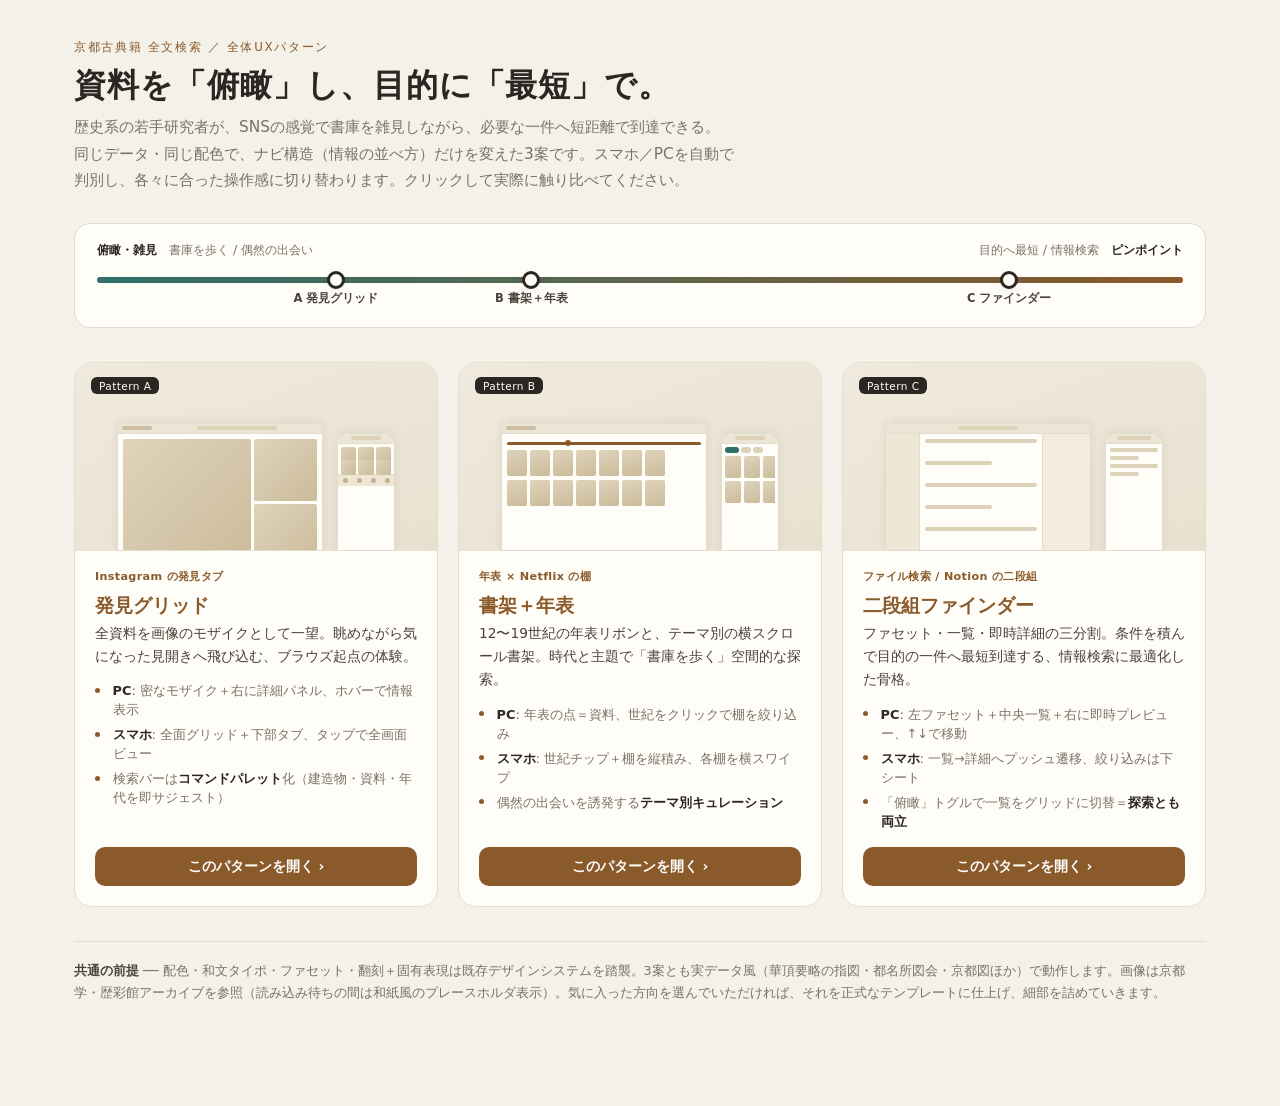
<file: design/handoff/index.html>
<!DOCTYPE html>
<html lang="ja">
<head>
<meta charset="utf-8">
<meta name="viewport" content="width=device-width, initial-scale=1">
<title>京都古典籍 — 全体UXパターン</title>
<link rel="stylesheet" href="tokens.css">
<style>
body{background:var(--bg)}
.wrap{max-width:1180px;margin:0 auto;padding:40px 24px 90px}
header.hd{margin-bottom:8px}
.eyebrow{font-size:.74rem;letter-spacing:.14em;color:var(--accent);text-transform:uppercase;margin-bottom:.5rem}
.hd h1{font-family:var(--serif);font-size:2rem;font-weight:600;letter-spacing:.03em;margin:.1rem 0 .4rem}
.hd p{color:var(--muted);font-size:.96rem;line-height:1.7;max-width:660px;margin:0}
/* spectrum */
.spectrum{margin:30px 0 34px;background:var(--card);border:1px solid var(--line);border-radius:16px;padding:18px 22px 14px}
.spectrum .lbls{display:flex;justify-content:space-between;font-size:.78rem;color:var(--muted);margin-bottom:.5rem}
.spectrum .lbls b{color:var(--ink);font-family:var(--serif)}
.track{position:relative;height:6px;background:linear-gradient(90deg,var(--diagram),var(--accent));border-radius:99px;margin:18px 0 30px}
.pin{position:absolute;top:50%;transform:translate(-50%,-50%);display:flex;flex-direction:column;align-items:center;gap:6px}
.pin .knob{width:18px;height:18px;border-radius:50%;background:var(--card);border:3px solid var(--ink);box-shadow:var(--sh)}
.pin .pl{position:absolute;top:20px;font-size:.72rem;white-space:nowrap;color:var(--ink2);font-weight:600}
/* grid of cards */
.cards{display:grid;grid-template-columns:repeat(3,1fr);gap:20px}
.pcard{background:var(--card);border:1px solid var(--line);border-radius:18px;overflow:hidden;display:flex;flex-direction:column;transition:transform .16s,box-shadow .16s}
.pcard:hover{transform:translateY(-4px);box-shadow:var(--sh-lg)}
.pc-vis{background:linear-gradient(160deg,var(--bg2),#e9e1d0);padding:22px 22px 0;height:188px;position:relative;overflow:hidden}
.pc-tag{position:absolute;top:14px;left:16px;font-size:.66rem;font-family:var(--sans);background:var(--ink);color:#fff;padding:.18rem .5rem;border-radius:6px;letter-spacing:.04em;z-index:2}
/* schematic skeletons */
.skel{position:absolute;bottom:0;left:50%;transform:translateX(-50%);display:flex;gap:14px;align-items:flex-end}
.dev{background:var(--card);border:1px solid var(--line);border-radius:8px 8px 0 0;box-shadow:0 -2px 10px rgba(43,38,34,.07);overflow:hidden}
.dev.desktop{width:206px;height:128px}
.dev.phone{width:58px;height:118px;border-radius:12px 12px 0 0}
.sk-bar{height:10px;background:#ece4d4;border-bottom:1px solid var(--line);display:flex;align-items:center;padding:0 4px;gap:3px}
.sk-bar i{display:block;height:4px;border-radius:2px;background:#cdbfa6}
.sk-row{display:flex;height:calc(100% - 10px)}
.sk-side{width:34px;background:#efe7d6;border-right:1px solid var(--line)}
.sk-main{flex:1;padding:5px;display:grid;gap:3px}
.sk-aside{width:48px;background:#f3ecdc;border-left:1px solid var(--line)}
.g3{grid-template-columns:repeat(3,1fr)}.g2{grid-template-columns:repeat(2,1fr)}
.cellimg{background:linear-gradient(135deg,#dfd3bb,#cbbb9a);border-radius:2px;aspect-ratio:1}
.cellbig{grid-column:span 2;grid-row:span 2}
.line{height:4px;background:#ddd1b8;border-radius:2px}
.line.s{width:60%}
.railbox{display:flex;gap:3px;overflow:hidden}
.railbox b{flex:none;width:20px;height:26px;background:linear-gradient(160deg,#dfd3bb,#cbbb9a);border-radius:2px;display:block}
.tldot{height:3px;background:var(--accent);border-radius:2px;margin:3px 0 5px;position:relative}
.tldot::after{content:"";position:absolute;left:30%;top:-2px;width:6px;height:6px;border-radius:50%;background:var(--accent)}
.phone .sk-main{padding:3px;gap:2px}
.phone .tabbar{height:12px;background:#efe7d6;border-top:1px solid var(--line);display:flex;justify-content:space-around;align-items:center}
.phone .tabbar i{width:5px;height:5px;border-radius:50%;background:#c3b291}
.pc-body{padding:18px 20px 20px;display:flex;flex-direction:column;flex:1}
.pc-body h2{font-family:var(--serif);font-size:1.2rem;margin:.1rem 0 .15rem}
.pc-body .meta{font-size:.7rem;color:var(--accent);font-weight:600;letter-spacing:.03em;margin-bottom:.5rem}
.pc-body .desc{font-size:.86rem;color:var(--ink2);line-height:1.7;margin:0 0 .8rem}
.feat{list-style:none;padding:0;margin:0 0 1rem;display:flex;flex-direction:column;gap:.35rem}
.feat li{font-size:.8rem;color:var(--muted);padding-left:1.1rem;position:relative;line-height:1.5}
.feat li::before{content:"";position:absolute;left:0;top:.5em;width:5px;height:5px;border-radius:50%;background:var(--accent)}
.feat li b{color:var(--ink);font-weight:600}
.pc-foot{margin-top:auto;display:flex;gap:.5rem}
.open{flex:1;text-align:center;background:var(--accent);color:#fff;border-radius:10px;padding:.62rem;font-size:.88rem;font-weight:600}
.open:hover{background:#74491f}
.dev-note{margin-top:34px;font-size:.8rem;color:var(--muted);line-height:1.7;border-top:1px solid var(--line);padding-top:18px}
.dev-note b{color:var(--ink2)}
@media (max-width:900px){ .cards{grid-template-columns:1fr;gap:16px} .skel .dev.phone{display:none} .hd h1{font-size:1.6rem} }
</style>
</head>
<body>
<div class="wrap">
  <header class="hd">
    <div class="eyebrow">京都古典籍 全文検索 ／ 全体UXパターン</div>
    <h1>資料を「俯瞰」し、目的に「最短」で。</h1>
    <p>歴史系の若手研究者が、SNSの感覚で書庫を雑見しながら、必要な一件へ短距離で到達できる。
       同じデータ・同じ配色で、ナビ構造（情報の並べ方）だけを変えた3案です。スマホ／PCを自動で判別し、各々に合った操作感に切り替わります。クリックして実際に触り比べてください。</p>
  </header>

  <section class="spectrum">
    <div class="lbls"><span><b>俯瞰・雑見</b>　書庫を歩く / 偶然の出会い</span><span>目的へ最短 / 情報検索　<b>ピンポイント</b></span></div>
    <div class="track">
      <div class="pin" style="left:22%"><span class="knob"></span><span class="pl">A 発見グリッド</span></div>
      <div class="pin" style="left:40%"><span class="knob"></span><span class="pl">B 書架＋年表</span></div>
      <div class="pin" style="left:84%"><span class="knob"></span><span class="pl">C ファインダー</span></div>
    </div>
  </section>

  <div class="cards">
    <!-- A -->
    <a class="pcard" href="discover-grid.html">
      <div class="pc-vis"><span class="pc-tag">Pattern A</span>
        <div class="skel">
          <div class="dev desktop"><div class="sk-bar"><i style="width:30px;background:#cdbfa6"></i><i style="width:80px;background:#ddd1b8;margin-left:auto;margin-right:auto"></i></div>
            <div class="sk-main g3"><div class="cellimg cellbig"></div><div class="cellimg"></div><div class="cellimg"></div><div class="cellimg"></div><div class="cellimg"></div><div class="cellimg"></div><div class="cellimg"></div></div></div>
          <div class="dev phone"><div class="sk-bar"><i style="width:30px;background:#ddd1b8;margin:auto"></i></div>
            <div class="sk-main g3" style="grid-auto-rows:11px"><span class="cellimg"></span><span class="cellimg"></span><span class="cellimg"></span><span class="cellimg"></span><span class="cellimg"></span><span class="cellimg"></span></div>
            <div class="tabbar"><i></i><i></i><i></i><i></i></div></div>
        </div>
      </div>
      <div class="pc-body">
        <div class="meta">Instagram の発見タブ</div>
        <h2>発見グリッド</h2>
        <p class="desc">全資料を画像のモザイクとして一望。眺めながら気になった見開きへ飛び込む、ブラウズ起点の体験。</p>
        <ul class="feat">
          <li><b>PC</b>: 密なモザイク＋右に詳細パネル、ホバーで情報表示</li>
          <li><b>スマホ</b>: 全面グリッド＋下部タブ、タップで全画面ビュー</li>
          <li>検索バーは<b>コマンドパレット</b>化（建造物・資料・年代を即サジェスト）</li>
        </ul>
        <div class="pc-foot"><span class="open">このパターンを開く ›</span></div>
      </div>
    </a>

    <!-- B -->
    <a class="pcard" href="shelf-timeline.html">
      <div class="pc-vis"><span class="pc-tag">Pattern B</span>
        <div class="skel">
          <div class="dev desktop"><div class="sk-bar"><i style="width:30px;background:#cdbfa6"></i></div>
            <div class="sk-main" style="display:block"><div class="tldot"></div>
              <div class="railbox" style="margin-bottom:4px"><b></b><b></b><b></b><b></b><b></b><b></b><b></b></div>
              <div class="railbox"><b></b><b></b><b></b><b></b><b></b><b></b><b></b></div></div></div>
          <div class="dev phone"><div class="sk-bar"><i style="width:30px;background:#ddd1b8;margin:auto"></i></div>
            <div class="sk-main" style="display:block;padding:3px"><div style="display:flex;gap:2px;margin-bottom:3px"><b style="width:14px;height:6px;background:var(--diagram);border-radius:3px"></b><b style="width:10px;height:6px;background:#ddd1b8;border-radius:3px"></b><b style="width:10px;height:6px;background:#ddd1b8;border-radius:3px"></b></div>
              <div class="railbox" style="margin-bottom:3px"><b style="width:16px;height:22px"></b><b style="width:16px;height:22px"></b><b style="width:16px;height:22px"></b></div>
              <div class="railbox"><b style="width:16px;height:22px"></b><b style="width:16px;height:22px"></b><b style="width:16px;height:22px"></b></div></div></div>
        </div>
      </div>
      <div class="pc-body">
        <div class="meta">年表 × Netflix の棚</div>
        <h2>書架＋年表</h2>
        <p class="desc">12〜19世紀の年表リボンと、テーマ別の横スクロール書架。時代と主題で「書庫を歩く」空間的な探索。</p>
        <ul class="feat">
          <li><b>PC</b>: 年表の点＝資料、世紀をクリックで棚を絞り込み</li>
          <li><b>スマホ</b>: 世紀チップ＋棚を縦積み、各棚を横スワイプ</li>
          <li>偶然の出会いを誘発する<b>テーマ別キュレーション</b></li>
        </ul>
        <div class="pc-foot"><span class="open">このパターンを開く ›</span></div>
      </div>
    </a>

    <!-- C -->
    <a class="pcard" href="finder.html">
      <div class="pc-vis"><span class="pc-tag">Pattern C</span>
        <div class="skel">
          <div class="dev desktop"><div class="sk-bar"><i style="width:60px;background:#ddd1b8;margin:auto"></i></div>
            <div class="sk-row"><div class="sk-side"></div>
              <div class="sk-main" style="gap:4px"><div class="line"></div><div class="line s"></div><div class="line"></div><div class="line s"></div><div class="line"></div></div>
              <div class="sk-aside"></div></div></div>
          <div class="dev phone"><div class="sk-bar"><i style="width:34px;background:#ddd1b8;margin:auto"></i></div>
            <div class="sk-main" style="display:block;padding:4px;gap:3px"><div class="line" style="margin-bottom:4px"></div><div class="line s" style="margin-bottom:4px"></div><div class="line" style="margin-bottom:4px"></div><div class="line s"></div></div></div>
        </div>
      </div>
      <div class="pc-body">
        <div class="meta">ファイル検索 / Notion の二段組</div>
        <h2>二段組ファインダー</h2>
        <p class="desc">ファセット・一覧・即時詳細の三分割。条件を積んで目的の一件へ最短到達する、情報検索に最適化した骨格。</p>
        <ul class="feat">
          <li><b>PC</b>: 左ファセット＋中央一覧＋右に即時プレビュー、↑↓で移動</li>
          <li><b>スマホ</b>: 一覧→詳細へプッシュ遷移、絞り込みは下シート</li>
          <li>「俯瞰」トグルで一覧をグリッドに切替＝<b>探索とも両立</b></li>
        </ul>
        <div class="pc-foot"><span class="open">このパターンを開く ›</span></div>
      </div>
    </a>
  </div>

  <p class="dev-note"><b>共通の前提</b> ── 配色・和文タイポ・ファセット・翻刻＋固有表現は既存デザインシステムを踏襲。3案とも実データ風（華頂要略の指図・都名所図会・京都図ほか）で動作します。画像は京都学・歴彩館アーカイブを参照（読み込み待ちの間は和紙風のプレースホルダ表示）。気に入った方向を選んでいただければ、それを正式なテンプレートに仕上げ、細部を詰めていきます。</p>
</div>
</body>
</html>
</file>
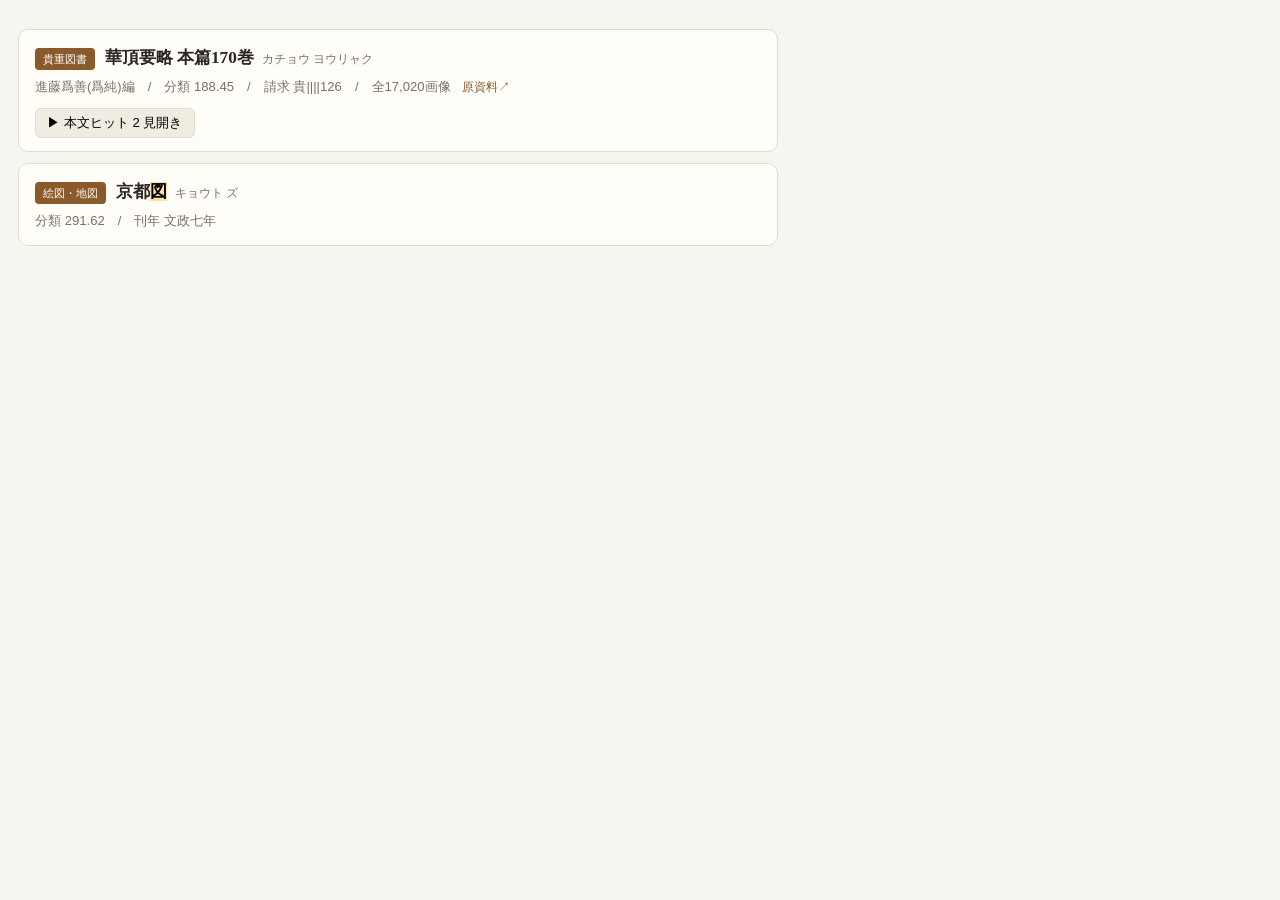
<file: design/catalog/record-card.html>
<!-- @dsCard group="カタログ" name="Record card / 資料カード" -->
<!DOCTYPE html><html lang="ja"><head><meta charset="utf-8"><meta name="viewport" content="width=device-width, initial-scale=1">
<style>
*{box-sizing:border-box}
body{margin:0;background:#f7f5ef;color:#2b2622;padding:18px;line-height:1.7}
.rec{background:#fffdf8;border:1px solid #e2dccf;border-radius:10px;padding:.8rem 1rem;margin:.7rem 0;max-width:760px}
.rec-head{display:flex;align-items:baseline;gap:.6rem}
.badge{font-family:sans-serif;font-size:.68rem;color:#fff;background:#8a5a2b;padding:.12rem .5rem;border-radius:4px;white-space:nowrap}
.rec-title{font-family:"Hiragino Mincho ProN","Yu Mincho",serif;margin:0;font-size:1.08rem}
.yomi{font-size:.76rem;color:#7a7165;margin-left:.5rem;font-weight:normal}
.rec-sub{color:#7a7165;font-size:.82rem;margin-top:.25rem;font-family:sans-serif}
.src{color:#8a5a2b;margin-left:.5rem;font-size:.78rem;text-decoration:none}
.toggle-pages{margin-top:.6rem;font-family:sans-serif;font-size:.82rem;background:#f1ece1;border:1px solid #e2dccf;border-radius:6px;padding:.3rem .7rem;cursor:pointer}
mark{background:#ffe1a8}
</style></head><body>
<article class="rec">
  <div class="rec-head"><span class="badge">貴重図書</span>
    <h2 class="rec-title">華頂要略 本篇170巻<span class="yomi">カチョウ ヨウリャク</span></h2></div>
  <div class="rec-sub">進藤爲善(爲純)編　/　分類 188.45　/　請求 貴||||126　/　全17,020画像
    <a class="src" href="#">原資料↗</a></div>
  <button class="toggle-pages">▶ 本文ヒット 2 見開き</button>
</article>
<article class="rec">
  <div class="rec-head"><span class="badge">絵図・地図</span>
    <h2 class="rec-title">京都<mark>図</mark><span class="yomi">キョウト ズ</span></h2></div>
  <div class="rec-sub">分類 291.62　/　刊年 文政七年</div>
</article>
</body></html>
</file>
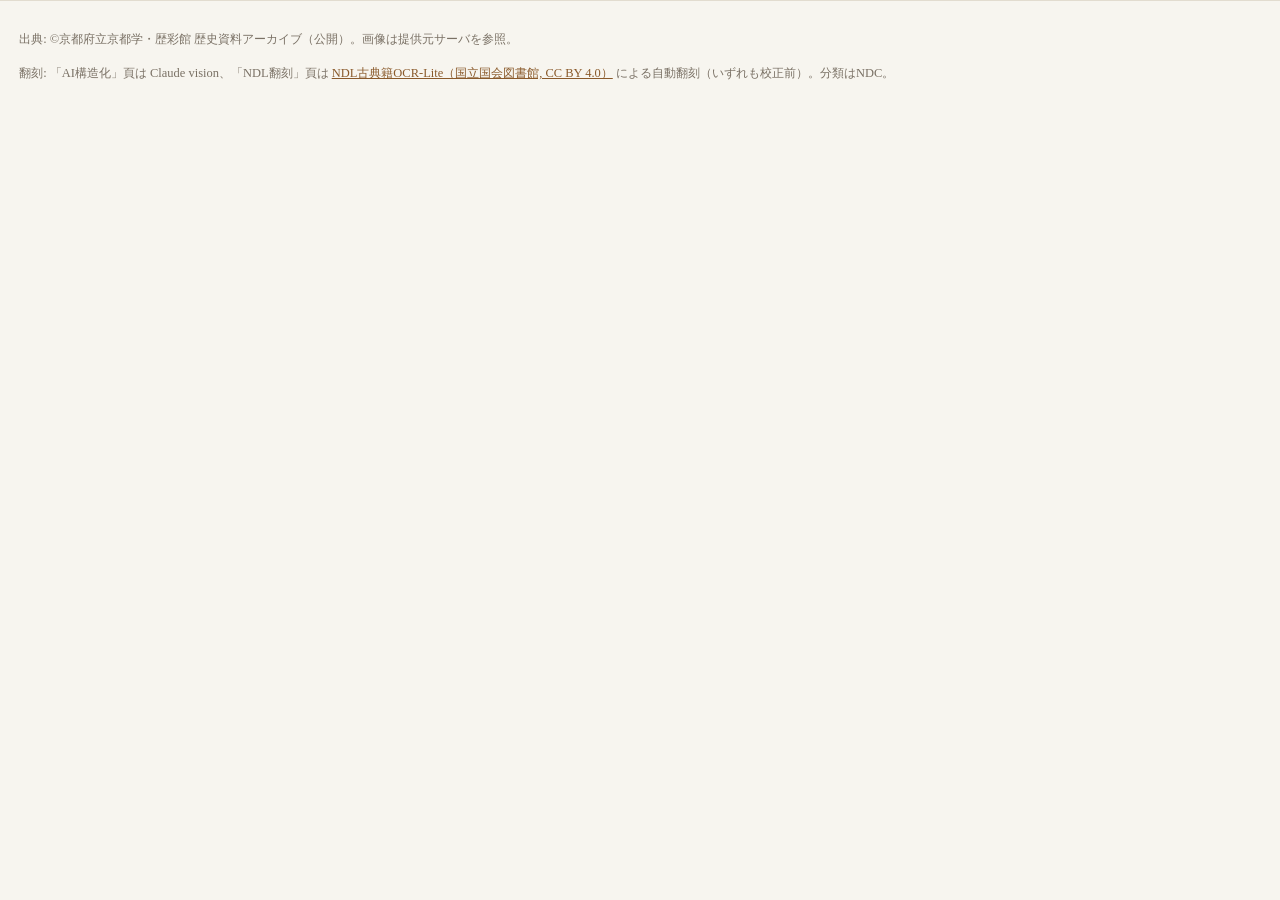
<file: design/common/footer.html>
<!-- @dsCard group="共通" name="Footer / 出典クレジット" -->
<!DOCTYPE html><html lang="ja"><head><meta charset="utf-8"><meta name="viewport" content="width=device-width, initial-scale=1">
<style>
*{box-sizing:border-box}
body{margin:0;background:#f7f5ef;color:#2b2622}
footer{padding:1rem 1.2rem;border-top:1px solid #e2dccf;color:#7a7165;font-size:.78rem;line-height:1.7}
footer a{color:#8a5a2b}
</style></head><body>
<footer>
  <p>出典: ©京都府立京都学・歴彩館 歴史資料アーカイブ（公開）。画像は提供元サーバを参照。</p>
  <p>翻刻: 「AI構造化」頁は Claude vision、「NDL翻刻」頁は
    <a href="#">NDL古典籍OCR-Lite（国立国会図書館, CC BY 4.0）</a> による自動翻刻（いずれも校正前）。分類はNDC。</p>
</footer>
</body></html>
</file>
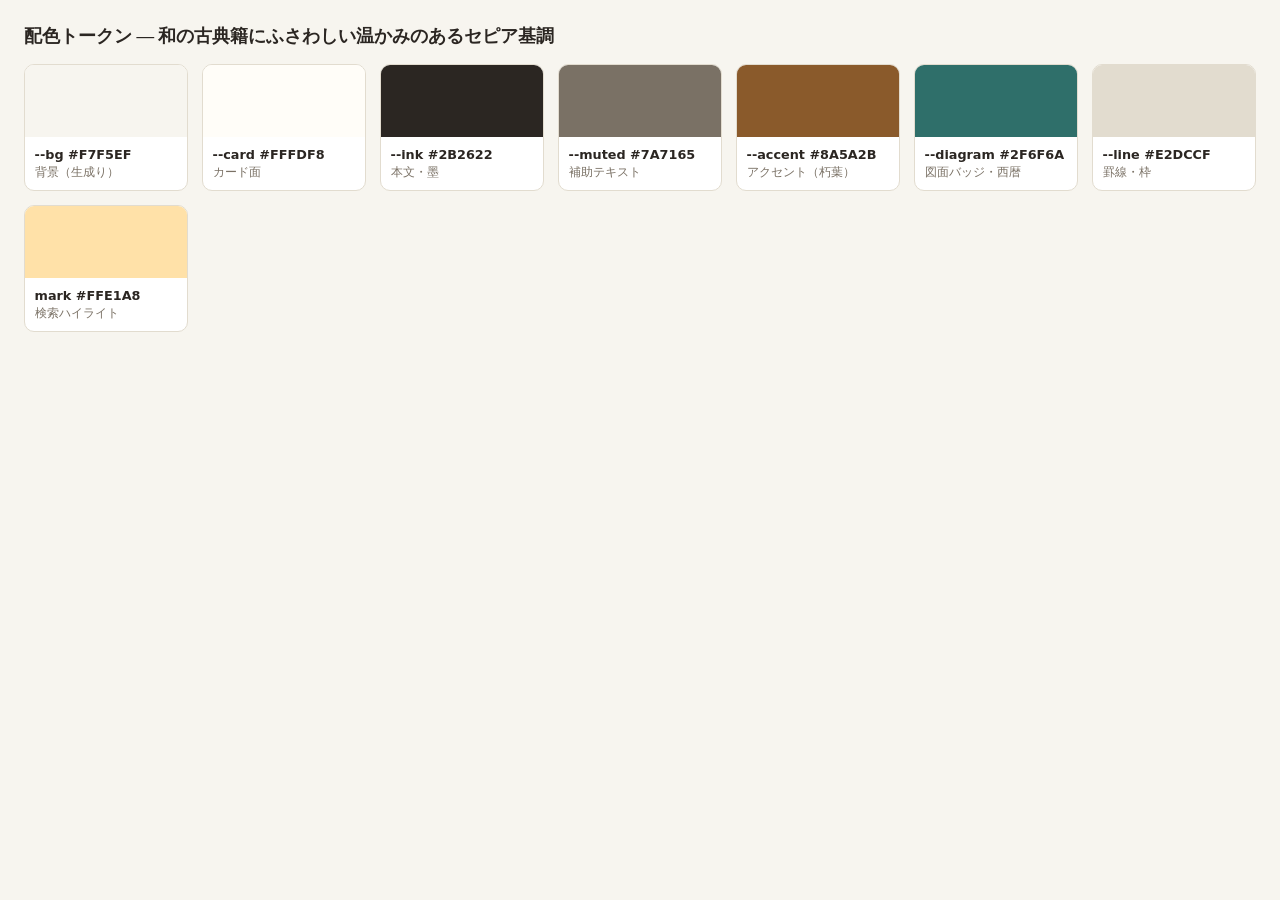
<file: design/foundations/colors.html>
<!-- @dsCard group="Foundations" name="Colors / 配色" -->
<!DOCTYPE html><html lang="ja"><head><meta charset="utf-8"><meta name="viewport" content="width=device-width, initial-scale=1">
<style>
*{box-sizing:border-box}
body{margin:0;font-family:system-ui,"Hiragino Kaku Gothic ProN",sans-serif;background:#f7f5ef;color:#2b2622;padding:24px}
h2{font-family:"Hiragino Mincho ProN","Yu Mincho",serif;font-size:1.1rem;margin:0 0 1rem}
.grid{display:grid;grid-template-columns:repeat(auto-fill,minmax(150px,1fr));gap:14px}
.sw{border:1px solid #e2dccf;border-radius:10px;overflow:hidden;background:#fff}
.chip{height:72px}
.meta{padding:.5rem .6rem;font-size:.74rem;line-height:1.5}
.meta b{display:block;font-size:.8rem}
.role{color:#7a7165}
</style></head><body>
<h2>配色トークン — 和の古典籍にふさわしい温かみのあるセピア基調</h2>
<div class="grid">
  <div class="sw"><div class="chip" style="background:#f7f5ef"></div><div class="meta"><b>--bg #F7F5EF</b><span class="role">背景（生成り）</span></div></div>
  <div class="sw"><div class="chip" style="background:#fffdf8"></div><div class="meta"><b>--card #FFFDF8</b><span class="role">カード面</span></div></div>
  <div class="sw"><div class="chip" style="background:#2b2622"></div><div class="meta"><b>--ink #2B2622</b><span class="role">本文・墨</span></div></div>
  <div class="sw"><div class="chip" style="background:#7a7165"></div><div class="meta"><b>--muted #7A7165</b><span class="role">補助テキスト</span></div></div>
  <div class="sw"><div class="chip" style="background:#8a5a2b"></div><div class="meta"><b>--accent #8A5A2B</b><span class="role">アクセント（朽葉）</span></div></div>
  <div class="sw"><div class="chip" style="background:#2f6f6a"></div><div class="meta"><b>--diagram #2F6F6A</b><span class="role">図面バッジ・西暦</span></div></div>
  <div class="sw"><div class="chip" style="background:#e2dccf"></div><div class="meta"><b>--line #E2DCCF</b><span class="role">罫線・枠</span></div></div>
  <div class="sw"><div class="chip" style="background:#ffe1a8"></div><div class="meta"><b>mark #FFE1A8</b><span class="role">検索ハイライト</span></div></div>
</div>
</body></html>
</file>
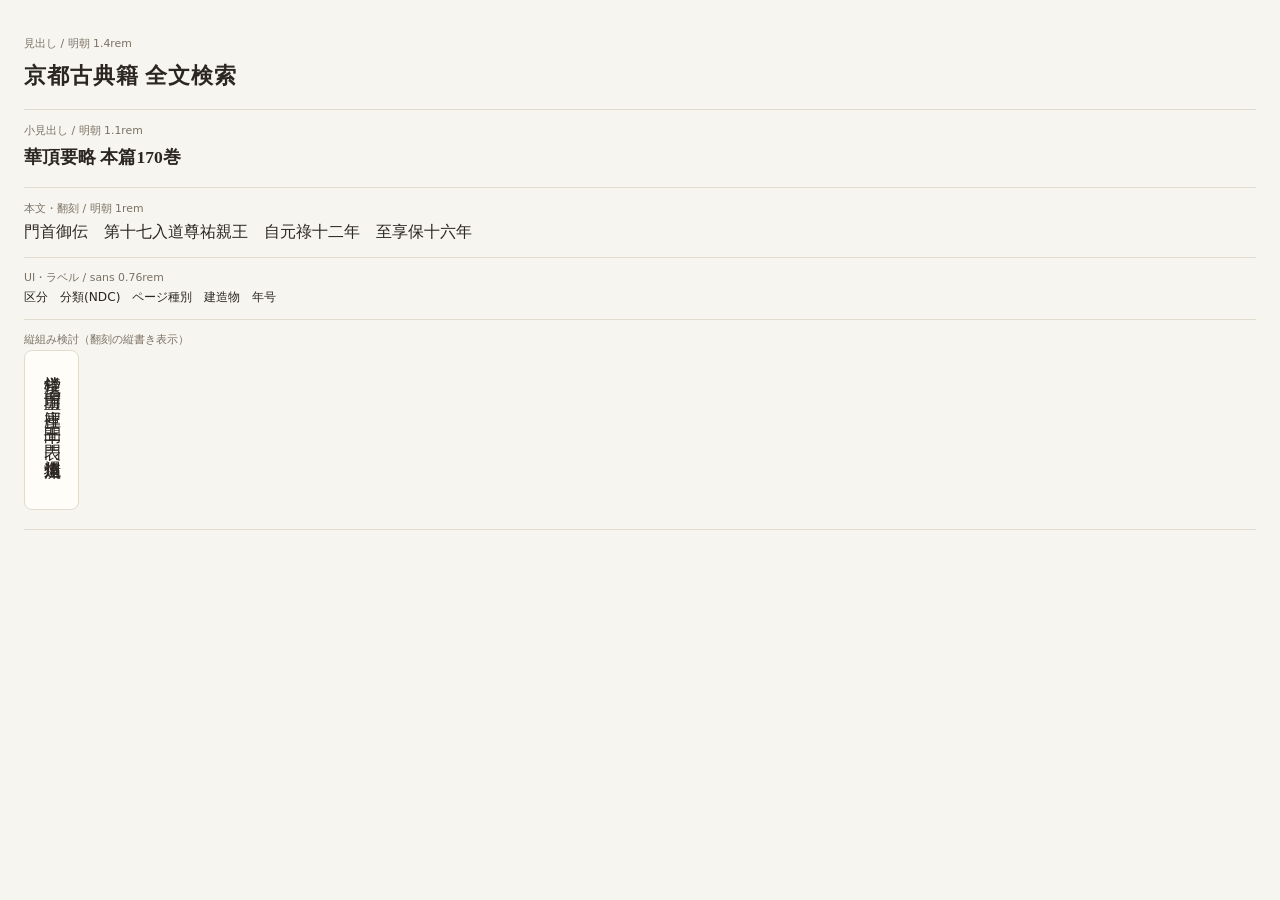
<file: design/foundations/typography.html>
<!-- @dsCard group="Foundations" name="Typography / 和文タイポグラフィ" -->
<!DOCTYPE html><html lang="ja"><head><meta charset="utf-8"><meta name="viewport" content="width=device-width, initial-scale=1">
<style>
*{box-sizing:border-box}
body{margin:0;background:#f7f5ef;color:#2b2622;padding:24px;line-height:1.7}
.serif{font-family:"Hiragino Mincho ProN","Yu Mincho","Noto Serif JP",serif}
.sans{font-family:system-ui,"Hiragino Kaku Gothic ProN",sans-serif}
.row{border-bottom:1px solid #e2dccf;padding:.7rem 0}
.lbl{font-family:system-ui,sans-serif;font-size:.68rem;color:#7a7165}
h1{font-size:1.4rem;margin:.2rem 0;letter-spacing:.04em}
h2{font-size:1.1rem;margin:.2rem 0}
.body{font-size:1rem}
.tate{writing-mode:vertical-rl;height:160px;font-size:1.05rem;border:1px solid #e2dccf;background:#fffdf8;padding:12px;border-radius:8px;display:inline-block}
</style></head><body>
<div class="row"><div class="lbl">見出し / 明朝 1.4rem</div><h1 class="serif">京都古典籍 全文検索</h1></div>
<div class="row"><div class="lbl">小見出し / 明朝 1.1rem</div><h2 class="serif">華頂要略 本篇170巻</h2></div>
<div class="row"><div class="lbl">本文・翻刻 / 明朝 1rem</div><div class="serif body">門首御伝　第十七入道尊祐親王　自元祿十二年　至享保十六年</div></div>
<div class="row"><div class="lbl">UI・ラベル / sans 0.76rem</div><div class="sans" style="font-size:.76rem">区分　分類(NDC)　ページ種別　建造物　年号</div></div>
<div class="row"><div class="lbl">縦組み検討（翻刻の縦書き表示）</div>
  <div class="tate serif">鐘楼堂　塀重門　庫裡　三十三間　表門　遠州流道場</div>
</div>
</body></html>
</file>
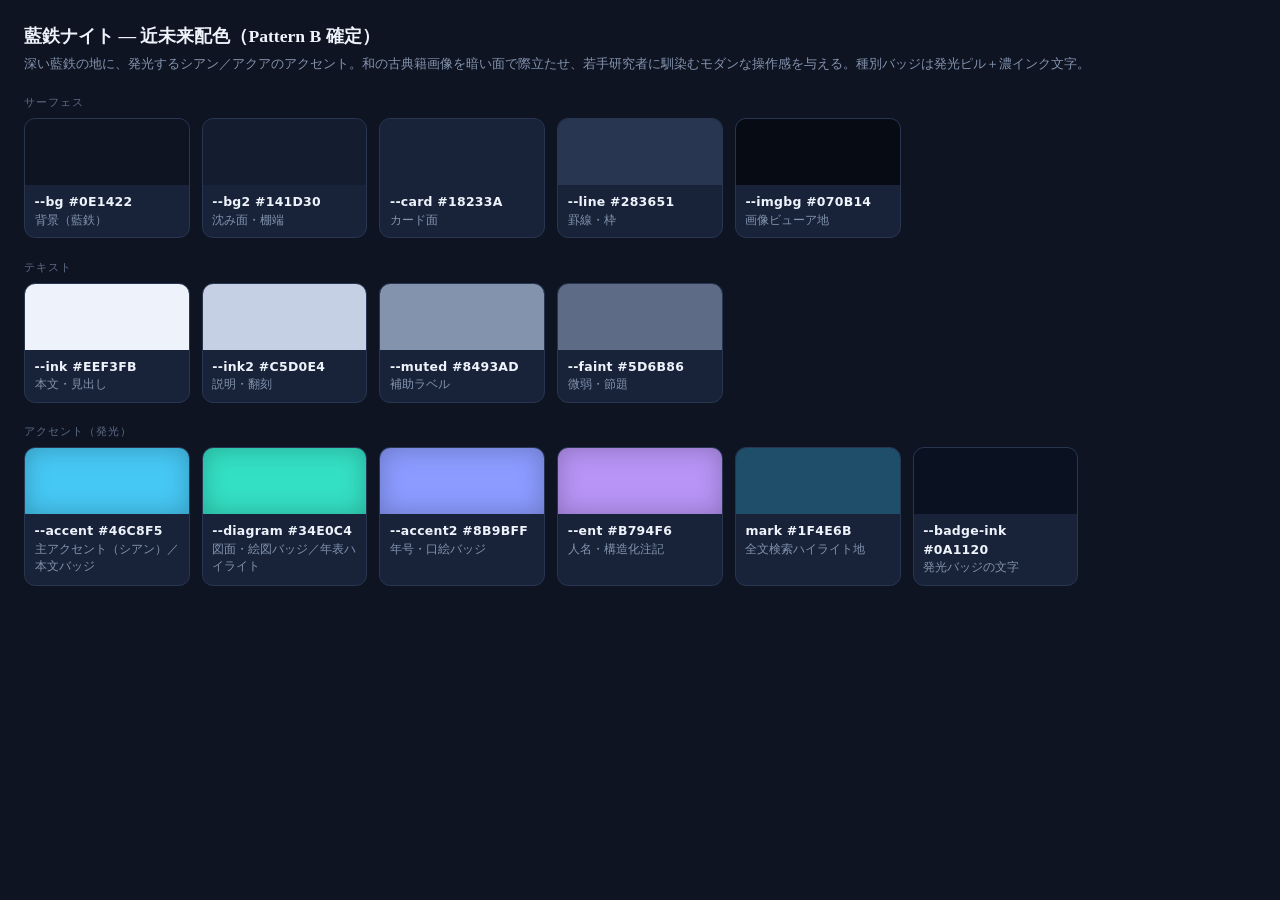
<file: design/handoff/colors-night.html>
<!-- @dsCard group="Foundations" name="Colors / 藍鉄ナイト（近未来・確定）" viewport="760x520" -->
<!DOCTYPE html><html lang="ja"><head><meta charset="utf-8"><meta name="viewport" content="width=device-width, initial-scale=1">
<style>
*{box-sizing:border-box}
body{margin:0;font-family:system-ui,"Hiragino Kaku Gothic ProN",sans-serif;background:#0e1422;color:#eef3fb;padding:24px}
h2{font-family:"Hiragino Mincho ProN","Yu Mincho",serif;font-size:1.1rem;margin:0 0 .3rem;font-weight:600}
.lead{color:#8493ad;font-size:.82rem;margin:0 0 1.2rem;line-height:1.6}
.grid{display:grid;grid-template-columns:repeat(auto-fill,minmax(158px,1fr));gap:12px}
.sw{border:1px solid #283651;border-radius:11px;overflow:hidden;background:#18233a}
.chip{height:66px;position:relative}
.chip.glow::after{content:"";position:absolute;inset:0;box-shadow:inset 0 0 24px rgba(0,0,0,.25)}
.meta{padding:.5rem .6rem;font-size:.72rem;line-height:1.5}
.meta b{display:block;font-size:.78rem;letter-spacing:.02em}
.role{color:#8493ad}
.sec{font-size:.66rem;letter-spacing:.1em;color:#5d6b86;text-transform:uppercase;margin:1.4rem 0 .5rem}
</style></head><body>
<h2>藍鉄ナイト — 近未来配色（Pattern B 確定）</h2>
<p class="lead">深い藍鉄の地に、発光するシアン／アクアのアクセント。和の古典籍画像を暗い面で際立たせ、若手研究者に馴染むモダンな操作感を与える。種別バッジは発光ピル＋濃インク文字。</p>

<div class="sec">サーフェス</div>
<div class="grid">
  <div class="sw"><div class="chip" style="background:#0e1422"></div><div class="meta"><b>--bg #0E1422</b><span class="role">背景（藍鉄）</span></div></div>
  <div class="sw"><div class="chip" style="background:#141d30"></div><div class="meta"><b>--bg2 #141D30</b><span class="role">沈み面・棚端</span></div></div>
  <div class="sw"><div class="chip" style="background:#18233a"></div><div class="meta"><b>--card #18233A</b><span class="role">カード面</span></div></div>
  <div class="sw"><div class="chip" style="background:#283651"></div><div class="meta"><b>--line #283651</b><span class="role">罫線・枠</span></div></div>
  <div class="sw"><div class="chip" style="background:#070b14"></div><div class="meta"><b>--imgbg #070B14</b><span class="role">画像ビューア地</span></div></div>
</div>

<div class="sec">テキスト</div>
<div class="grid">
  <div class="sw"><div class="chip" style="background:#eef3fb"></div><div class="meta"><b>--ink #EEF3FB</b><span class="role">本文・見出し</span></div></div>
  <div class="sw"><div class="chip" style="background:#c5d0e4"></div><div class="meta"><b>--ink2 #C5D0E4</b><span class="role">説明・翻刻</span></div></div>
  <div class="sw"><div class="chip" style="background:#8493ad"></div><div class="meta"><b>--muted #8493AD</b><span class="role">補助ラベル</span></div></div>
  <div class="sw"><div class="chip" style="background:#5d6b86"></div><div class="meta"><b>--faint #5D6B86</b><span class="role">微弱・節題</span></div></div>
</div>

<div class="sec">アクセント（発光）</div>
<div class="grid">
  <div class="sw"><div class="chip glow" style="background:#46c8f5"></div><div class="meta"><b>--accent #46C8F5</b><span class="role">主アクセント（シアン）／本文バッジ</span></div></div>
  <div class="sw"><div class="chip glow" style="background:#34e0c4"></div><div class="meta"><b>--diagram #34E0C4</b><span class="role">図面・絵図バッジ／年表ハイライト</span></div></div>
  <div class="sw"><div class="chip glow" style="background:#8b9bff"></div><div class="meta"><b>--accent2 #8B9BFF</b><span class="role">年号・口絵バッジ</span></div></div>
  <div class="sw"><div class="chip glow" style="background:#b794f6"></div><div class="meta"><b>--ent #B794F6</b><span class="role">人名・構造化注記</span></div></div>
  <div class="sw"><div class="chip" style="background:#1f4e6b"></div><div class="meta"><b>mark #1F4E6B</b><span class="role">全文検索ハイライト地</span></div></div>
  <div class="sw"><div class="chip" style="background:#0a1120"></div><div class="meta"><b>--badge-ink #0A1120</b><span class="role">発光バッジの文字</span></div></div>
</div>
</body></html>
</file>
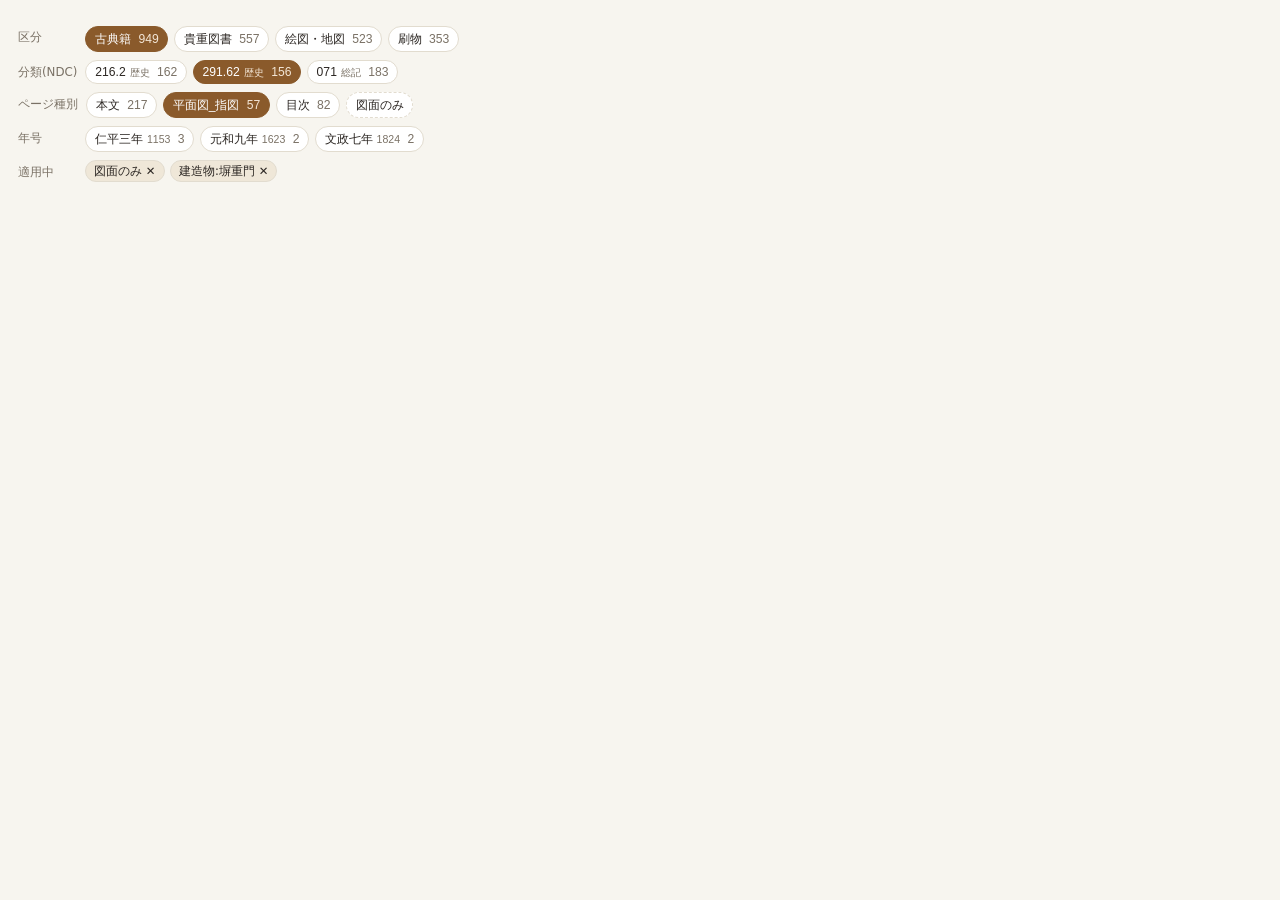
<file: design/search/facets.html>
<!-- @dsCard group="検索・ナビ" name="Facet chips / 絞り込み" -->
<!DOCTYPE html><html lang="ja"><head><meta charset="utf-8"><meta name="viewport" content="width=device-width, initial-scale=1">
<style>
*{box-sizing:border-box}
body{margin:0;background:#f7f5ef;color:#2b2622;padding:18px;font-family:system-ui,sans-serif}
.filter-row{display:flex;align-items:flex-start;gap:.5rem;margin:.5rem 0}
.flabel{font-size:.74rem;color:#7a7165;white-space:nowrap;padding-top:.28rem;min-width:5em}
.facets{display:flex;flex-wrap:wrap;gap:.35rem}
.chip{font-size:.76rem;padding:.22rem .55rem;border:1px solid #e2dccf;background:#fff;border-radius:999px;color:#2b2622;cursor:pointer}
.chip span{color:#7a7165;margin-left:.25rem}
.chip.on{background:#8a5a2b;border-color:#8a5a2b;color:#fff}
.chip.on span{color:#f3e6d6}
.chip.quick{border-style:dashed}
.ndc{font-size:.64rem;color:#7a7165;margin-left:.15rem}
.sei{font-size:.66rem;color:#8a5a2b;margin-left:.2rem}
.afilter{font-size:.72rem;background:#efe7d8;border:1px solid #e2dccf;border-radius:999px;padding:.15rem .5rem;cursor:pointer}
</style></head><body>
<div class="filter-row"><span class="flabel">区分</span><div class="facets">
  <button class="chip on">古典籍 <span>949</span></button><button class="chip">貴重図書 <span>557</span></button>
  <button class="chip">絵図・地図 <span>523</span></button><button class="chip">刷物 <span>353</span></button></div></div>
<div class="filter-row"><span class="flabel">分類(NDC)</span><div class="facets">
  <button class="chip">216.2<span class="ndc">歴史</span> <span>162</span></button>
  <button class="chip on">291.62<span class="ndc">歴史</span> <span>156</span></button>
  <button class="chip">071<span class="ndc">総記</span> <span>183</span></button></div></div>
<div class="filter-row"><span class="flabel">ページ種別</span><div class="facets">
  <button class="chip">本文 <span>217</span></button><button class="chip on">平面図_指図 <span>57</span></button>
  <button class="chip">目次 <span>82</span></button><button class="chip quick">図面のみ</button></div></div>
<div class="filter-row"><span class="flabel">年号</span><div class="facets">
  <button class="chip">仁平三年<span class="sei">1153</span> <span>3</span></button>
  <button class="chip">元和九年<span class="sei">1623</span> <span>2</span></button>
  <button class="chip">文政七年<span class="sei">1824</span> <span>2</span></button></div></div>
<div class="filter-row"><span class="flabel">適用中</span><div class="facets">
  <span class="afilter">図面のみ ✕</span><span class="afilter">建造物:塀重門 ✕</span></div></div>
</body></html>
</file>
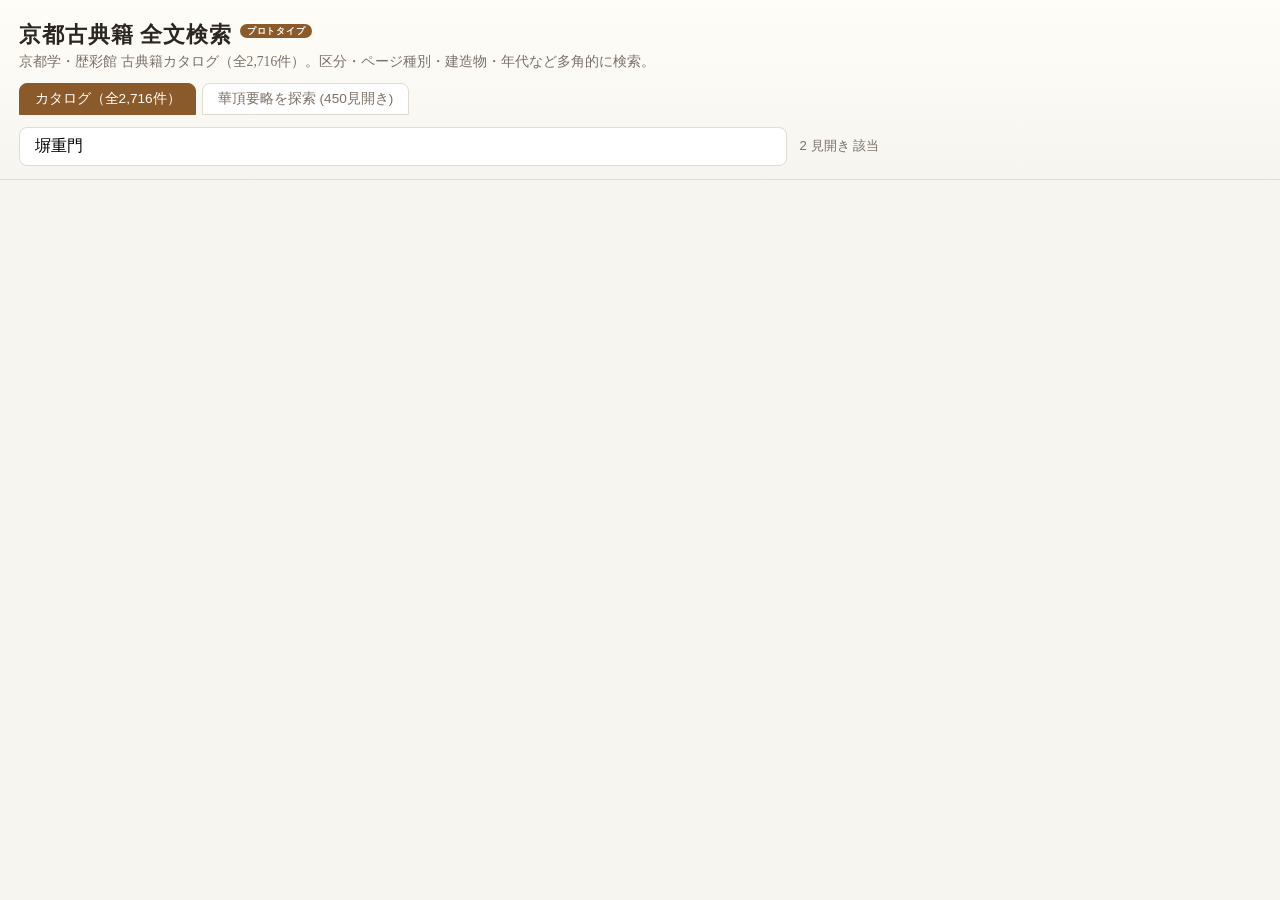
<file: design/search/header-search.html>
<!-- @dsCard group="検索・ナビ" name="Header + Tabs + Search" -->
<!DOCTYPE html><html lang="ja"><head><meta charset="utf-8"><meta name="viewport" content="width=device-width, initial-scale=1">
<style>
*{box-sizing:border-box}
body{margin:0;background:#f7f5ef;color:#2b2622}
header{padding:1.2rem 1.2rem .8rem;border-bottom:1px solid #e2dccf;background:linear-gradient(#fffdf8,#f7f5ef)}
h1{font-family:"Hiragino Mincho ProN","Yu Mincho",serif;margin:0 0 .2rem;font-size:1.4rem;letter-spacing:.04em}
.proto{font-size:.56rem;vertical-align:super;margin-left:.5rem;color:#fff;background:#8a5a2b;padding:.12rem .45rem;border-radius:999px;font-family:sans-serif;letter-spacing:.08em}
.lead{margin:.1rem 0 .7rem;color:#7a7165;font-size:.85rem}
.tabs{display:flex;gap:.4rem;margin-bottom:.7rem;font-family:sans-serif}
.tab{font-size:.85rem;padding:.4rem .9rem;border:1px solid #e2dccf;background:#fff;border-radius:8px 8px 0 0;color:#7a7165;cursor:pointer}
.tab.on{background:#8a5a2b;border-color:#8a5a2b;color:#fff}
.searchbar{display:flex;align-items:center;gap:.8rem;max-width:860px}
#q{flex:1;padding:.6rem .9rem;font-size:1rem;border:1px solid #e2dccf;border-radius:8px;background:#fff;font-family:inherit}
.count{color:#7a7165;font-size:.82rem;font-family:sans-serif}
</style></head><body>
<header>
  <h1>京都古典籍 全文検索<span class="proto">プロトタイプ</span></h1>
  <p class="lead">京都学・歴彩館 古典籍カタログ（全2,716件）。区分・ページ種別・建造物・年代など多角的に検索。</p>
  <div class="tabs"><button class="tab on">カタログ（全2,716件）</button><button class="tab">華頂要略を探索 (450見開き)</button></div>
  <div class="searchbar"><input id="q" type="search" value="塀重門" placeholder="本文・建造物・年号で検索"><span class="count">2 見開き 該当</span></div>
</header>
</body></html>
</file>
<file: design/handoff/tokens.css>
/* Hiragino は macOS 標準の和文フォント。ローカル参照で宣言し、未導入環境では
   --serif / --sans のフォールバックスタックが描画される。別ファミリには置換しない。 */
@font-face{font-family:"Hiragino Mincho ProN";src:local("Hiragino Mincho ProN"),local("HiraMinProN-W3"),local("HiraMinProN-W6");font-weight:300 700;font-style:normal}
@font-face{font-family:"Hiragino Kaku Gothic ProN";src:local("Hiragino Kaku Gothic ProN"),local("HiraKakuProN-W3"),local("HiraKakuProN-W6");font-weight:300 700;font-style:normal}
:root{
  --bg:#f4f1e8; --bg2:#efeadd; --card:#fffdf8; --ink:#2b2622; --ink2:#4a423a;
  --muted:#7a7165; --faint:#a89e8d; --accent:#8a5a2b; --accent2:#a36d36;
  --diagram:#2f6f6a; --ent:#5a3a6a; --line:#e2dccf; --line2:#ece6d8; --mark:#ffe1a8;
  --serif:"Hiragino Mincho ProN","Yu Mincho","Noto Serif JP",serif; /* @kind font */
  --sans:system-ui,-apple-system,"Hiragino Kaku Gothic ProN","Noto Sans JP",sans-serif; /* @kind font */
  --r:14px; --r-sm:9px;
  --sh:0 1px 2px rgba(43,38,34,.05),0 6px 18px rgba(43,38,34,.06);
  --sh-lg:0 2px 6px rgba(43,38,34,.08),0 20px 48px rgba(43,38,34,.14);
}
*{box-sizing:border-box}
html,body{margin:0;padding:0}
body{background:var(--bg);color:var(--ink);font-family:var(--sans);-webkit-font-smoothing:antialiased;text-rendering:optimizeLegibility}
::selection{background:var(--mark)}
button{font-family:inherit;color:inherit;cursor:pointer}
a{color:var(--accent);text-decoration:none}
input{font-family:inherit}
mark{background:var(--mark);color:inherit;border-radius:2px;padding:0 .08em}
.serif{font-family:var(--serif)}
/* book-page fallback when remote images fail to load */
.imgwrap{position:relative;background:
  repeating-linear-gradient(90deg,#efe7d6 0 1px,transparent 1px 14px),
  linear-gradient(150deg,#f3ecdb,#e7dcc4);overflow:hidden}
.imgwrap::after{content:attr(data-glyph);position:absolute;inset:0;display:flex;align-items:center;justify-content:center;
  font-family:var(--serif);font-size:clamp(20px,7vw,42px);color:#c9b893;letter-spacing:.3em;opacity:.5}
.imgwrap img{position:relative;display:block;width:100%;height:100%;object-fit:cover;z-index:1}
.imgwrap img.failed{display:none}
.thin-scroll::-webkit-scrollbar{width:9px;height:9px}
.thin-scroll::-webkit-scrollbar-thumb{background:#d8d0bf;border-radius:9px;border:2px solid transparent;background-clip:padding-box}
.thin-scroll::-webkit-scrollbar-track{background:transparent}
</file>
